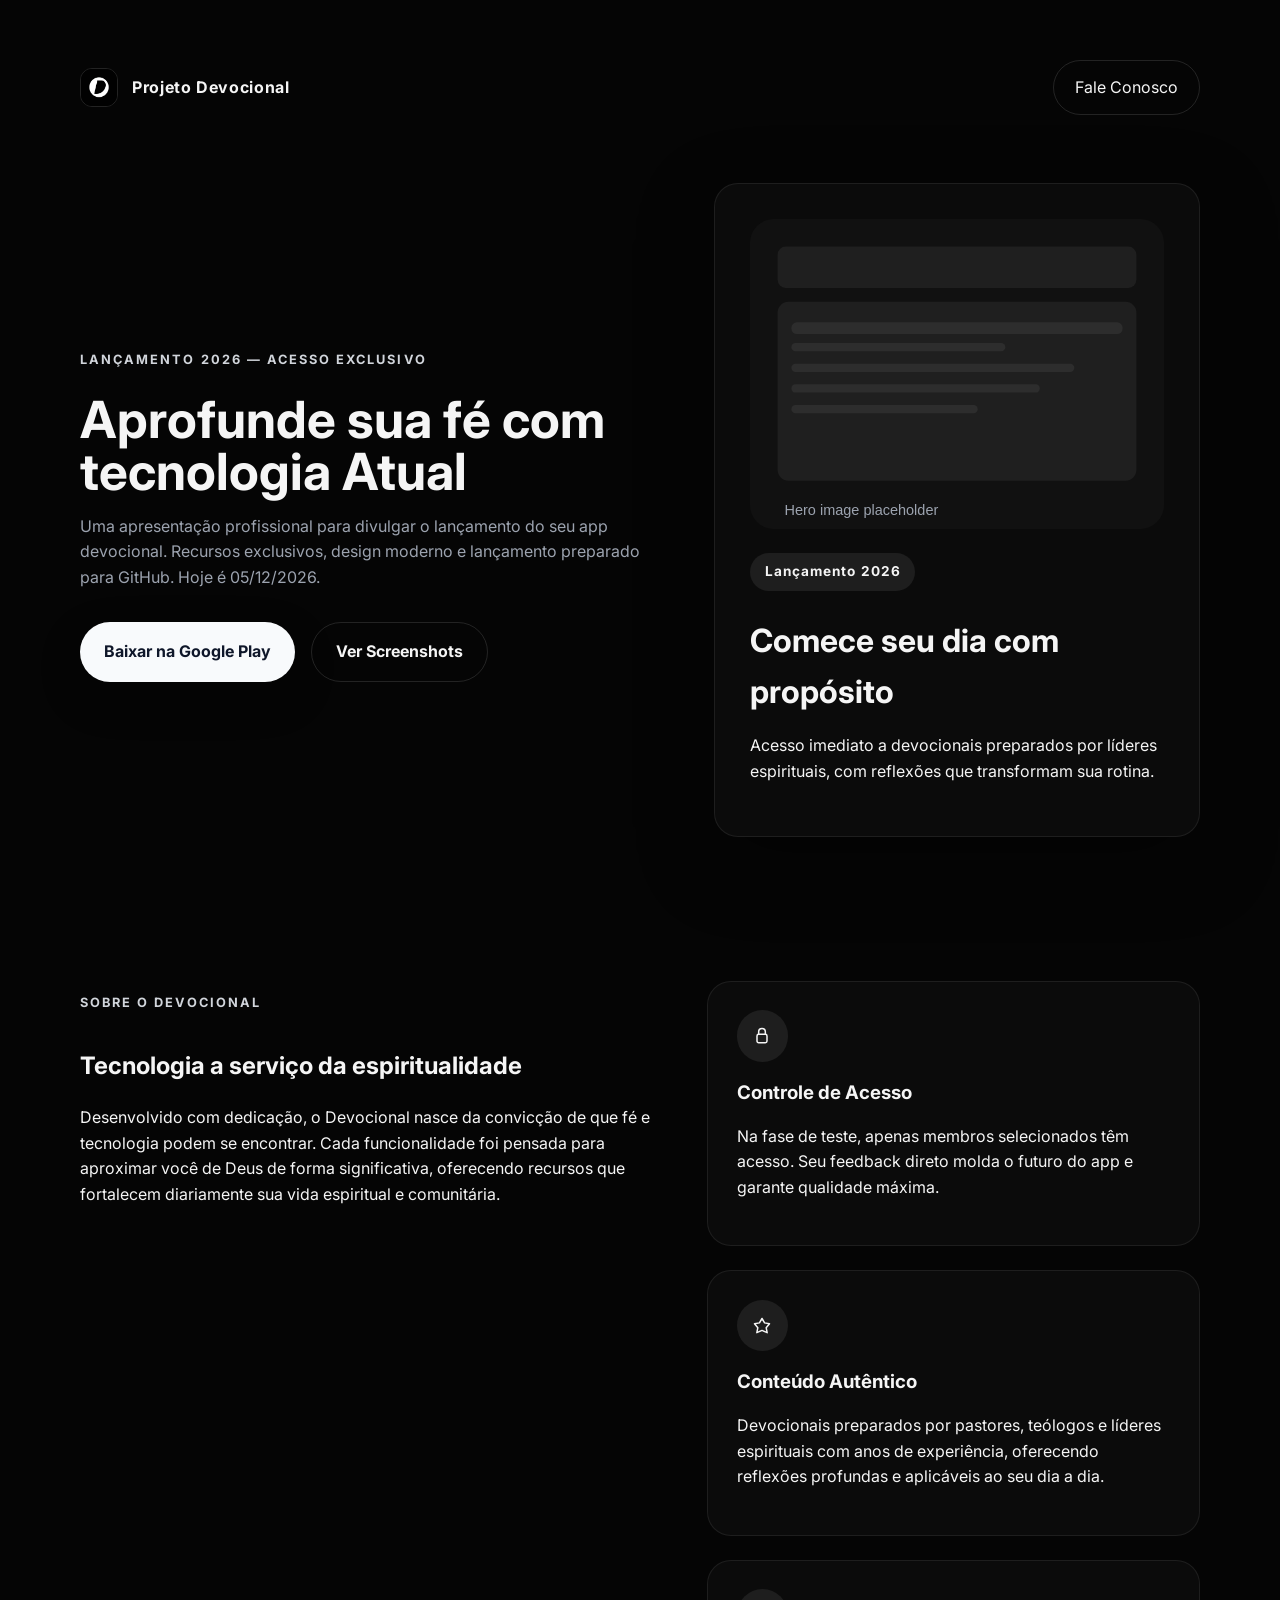
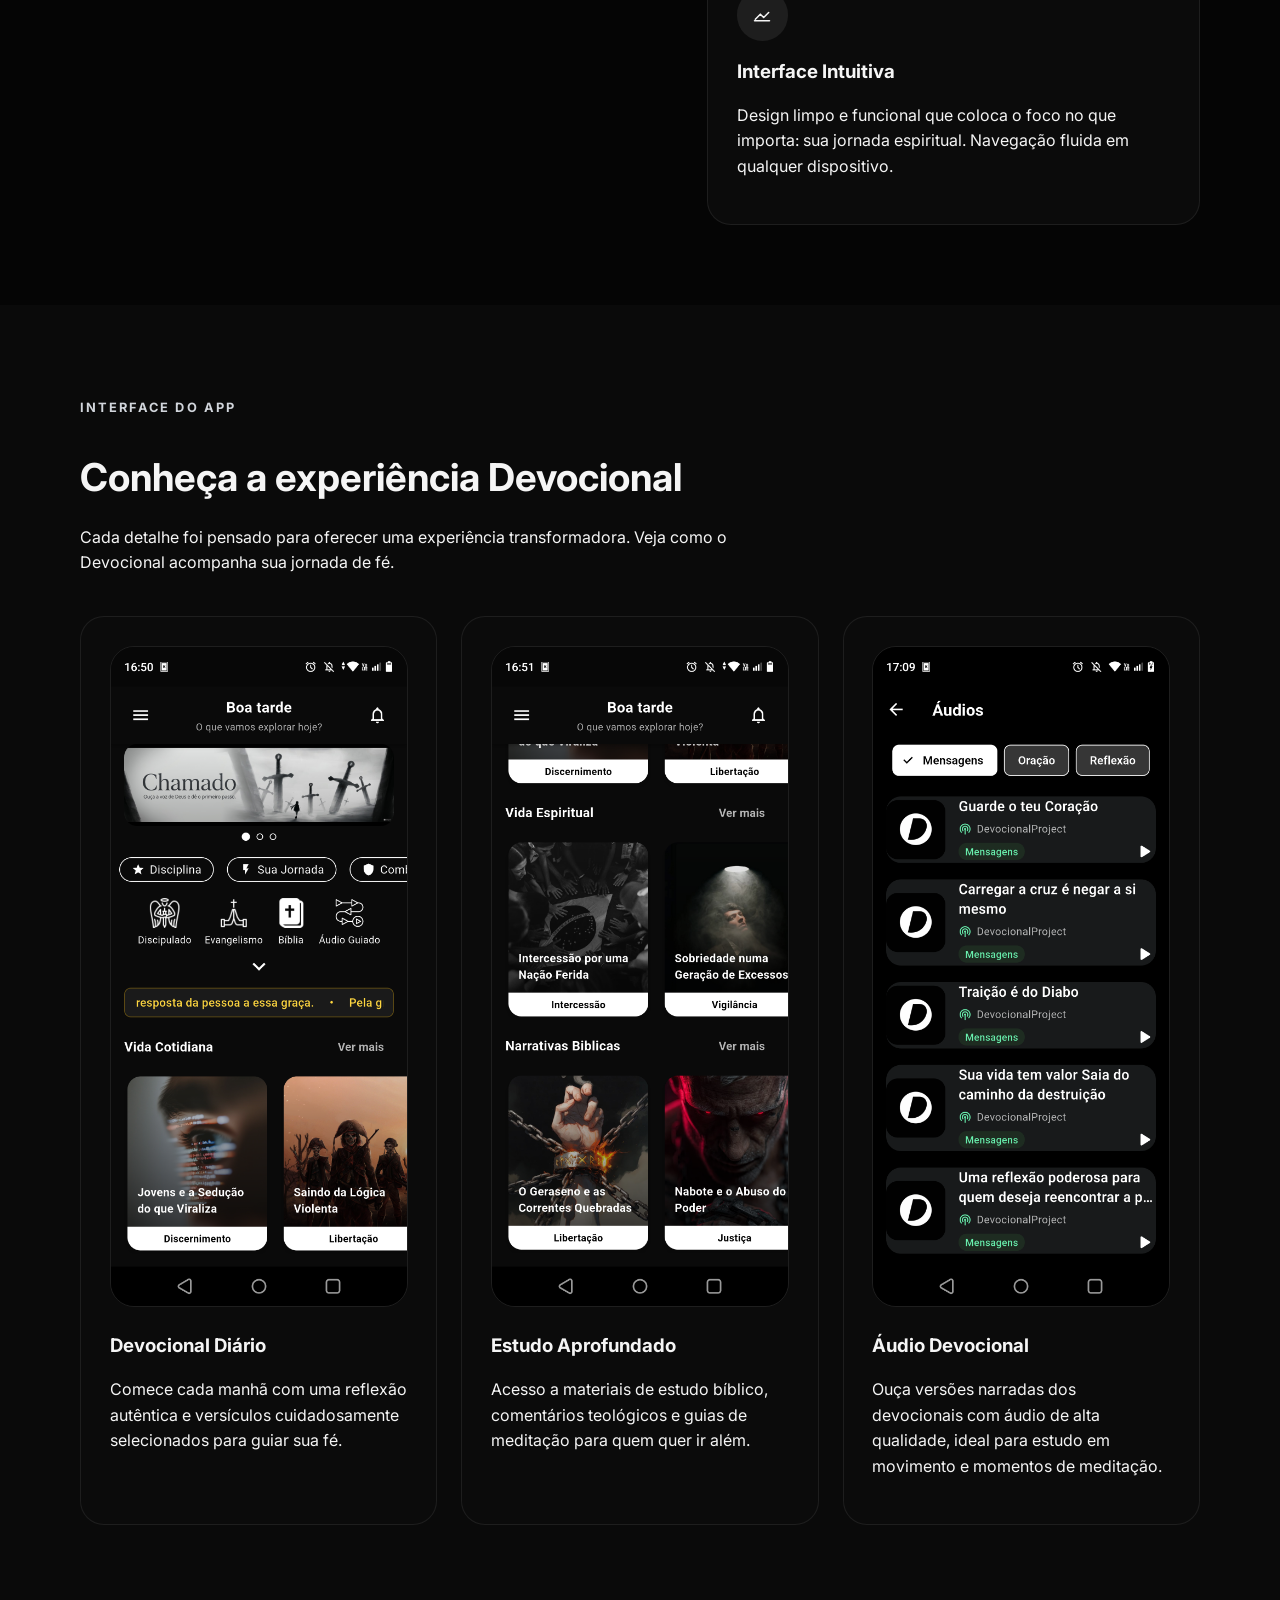
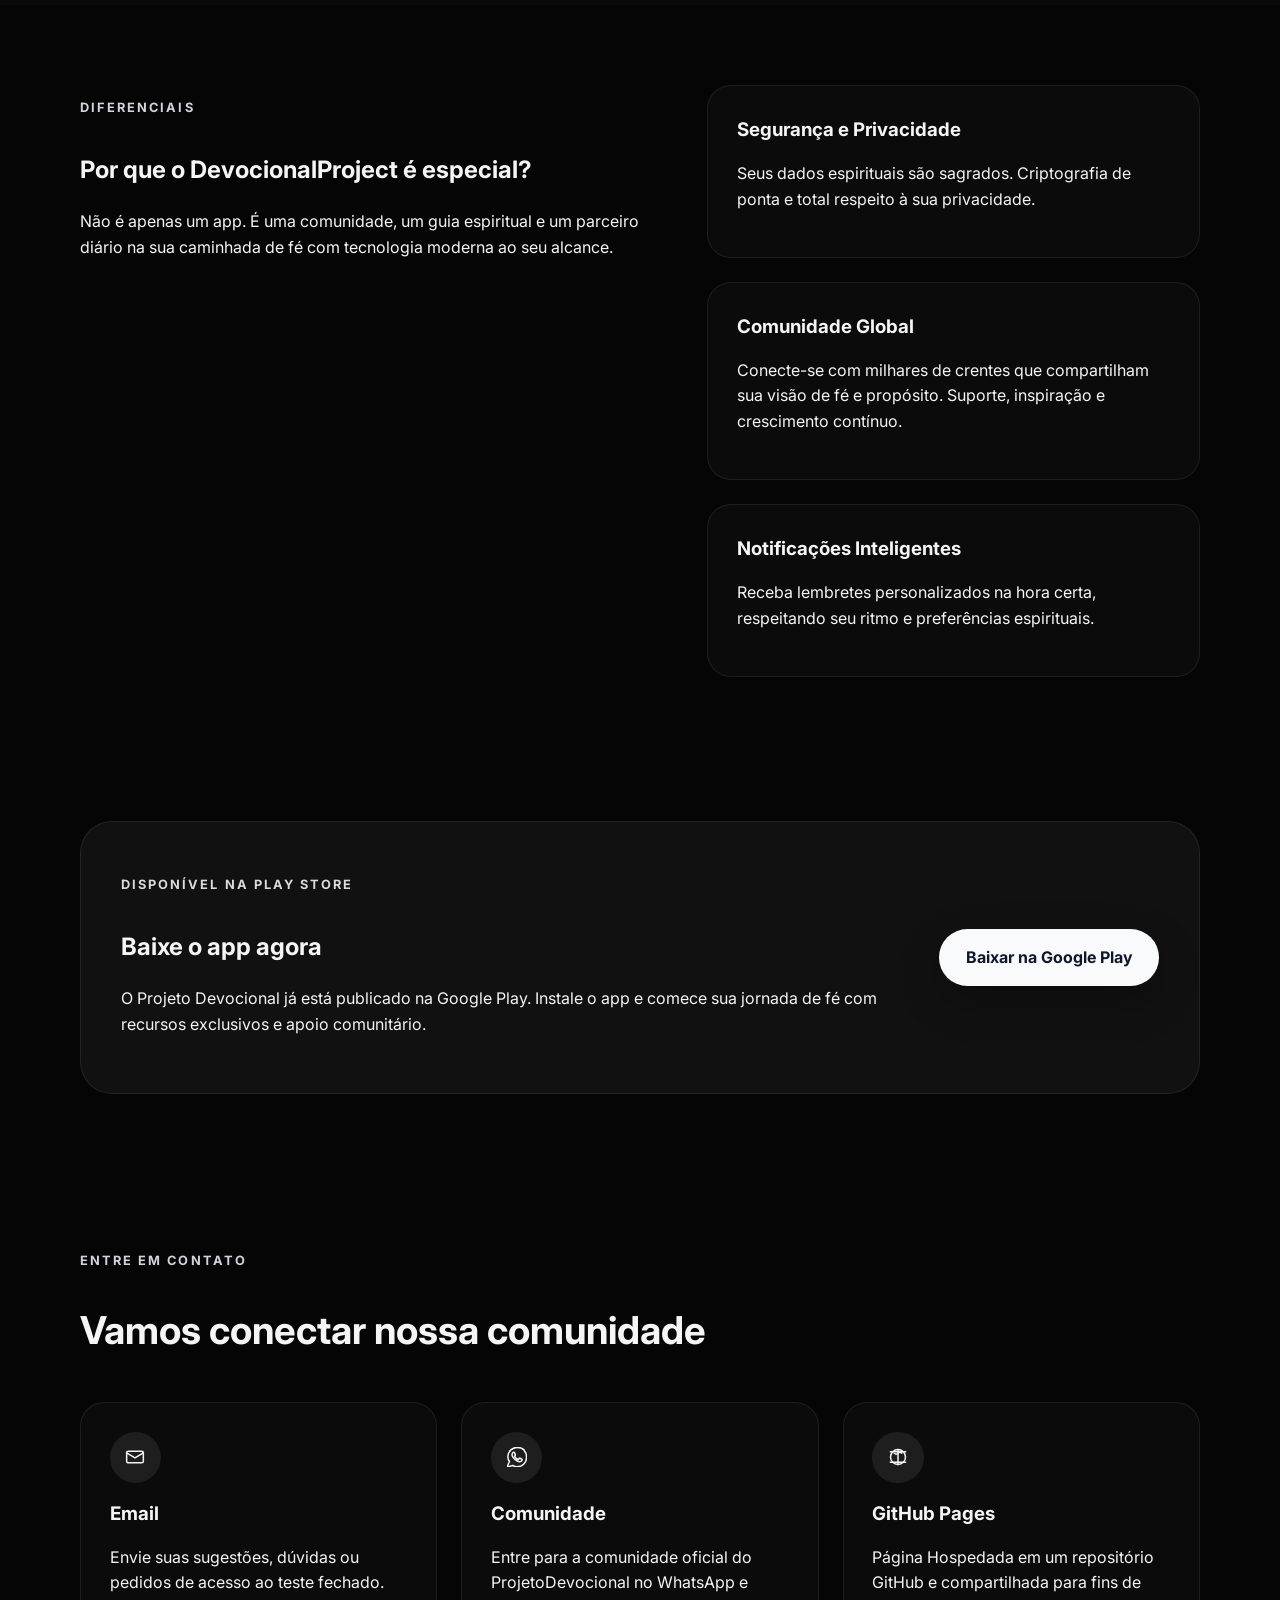
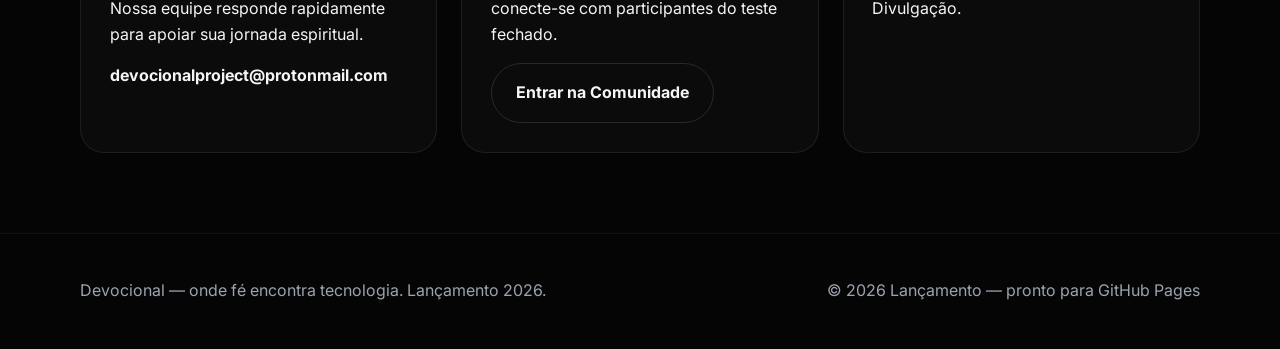
<file: index.html>
<!DOCTYPE html>
<html lang="pt-BR">
<head>
  <meta charset="UTF-8" />
  <meta name="viewport" content="width=device-width, initial-scale=1.0" />
  <title>Devocional — App de Fé e Tecnologia | Teste Fechado 2026</title>
  <meta name="description" content="Devocional — disponível na Google Play. Aprofunde sua fé com devocionais diários, estudos e áudio. Baixe agora: https://play.google.com/store/apps/details?id=com.devocional.project" />
  <link rel="preconnect" href="https://fonts.googleapis.com" />
  <link rel="preconnect" href="https://fonts.gstatic.com" crossorigin />
  <link href="https://fonts.googleapis.com/css2?family=Inter:wght@400;500;600;700;800&display=swap" rel="stylesheet" />
  <link rel="icon" type="image/png" href="assets/icon.png" />
  <link rel="stylesheet" href="styles.css" />
</head>
<body>
  <header class="hero-section">
    <nav class="topbar container">
      <div class="brand">
        <img class="brand-icon" src="assets/icon.png" alt="Ícone Devocional" />Projeto Devocional
      </div>
      <a class="nav-button" href="#contato">Fale Conosco</a>
    </nav>
    <div class="hero container">
      <div class="hero-copy">
      <p class="eyebrow">Lançamento 2026 — Acesso Exclusivo</p>
        <h1>Aprofunde sua fé com tecnologia Atual</h1>
        <p class="hero-text">Um espaço digital dedicado à meditação, leitura bíblica e conexão espiritual. Devocionais diários, estudos profundos e uma comunidade de crentes que buscam crescimento contínuo em sua caminhada com Deus.</p>
        <div class="hero-actions">
          <a class="primary-button" href="https://play.google.com/store/apps/details?id=com.devocional.project" target="_blank" rel="noreferrer">Baixar na Google Play</a>
          <a class="secondary-button" href="#screenshots">Ver Screenshots</a>
        </div>
      </div>
      <div class="hero-visual">
        <div class="screen-card screen-card--hero">
          <img class="hero-image" src="assets/hero-screen.svg" alt="Interface do app Devocional" />
          <span class="screen-label">Lançamento 2026</span>
          <h2>Comece seu dia com propósito</h2>
          <p>Acesso imediato a devocionais preparados por líderes espirituais, com reflexões que transformam sua rotina.</p>
        </div>
      </div>
    </div>
  </header>

  <main>
    <section class="section container" id="sobre">
      <div class="section-grid">
        <div>
          <p class="eyebrow eyebrow--accent">Sobre o Devocional</p>
          <h2>Tecnologia a serviço da espiritualidade</h2>
          <p>Desenvolvido com dedicação, o Devocional nasce da convicção de que fé e tecnologia podem se encontrar. Cada funcionalidade foi pensada para aproximar você de Deus de forma significativa, oferecendo recursos que fortalecem diariamente sua vida espiritual e comunitária.</p>
        </div>
        <div class="feature-list">
          <article class="feature-card">
            <div class="feature-icon" aria-hidden="true">
              <svg viewBox="0 0 24 24" fill="none" stroke="currentColor" stroke-width="1.8" stroke-linecap="round" stroke-linejoin="round" width="20" height="20">
                <rect x="6" y="10" width="12" height="10" rx="2" />
                <path d="M8 10V7a4 4 0 0 1 8 0v3" />
              </svg>
            </div>
            <h3>Controle de Acesso</h3>
            <p>Na fase de teste, apenas membros selecionados têm acesso. Seu feedback direto molda o futuro do app e garante qualidade máxima.</p>
          </article>
          <article class="feature-card">
            <div class="feature-icon" aria-hidden="true">
              <svg viewBox="0 0 24 24" fill="none" stroke="currentColor" stroke-width="1.8" stroke-linecap="round" stroke-linejoin="round" width="20" height="20">
                <polygon points="12 3 15.09 8.26 21 9.27 17 13.97 18.18 20 12 17.27 5.82 20 7 13.97 3 9.27 8.91 8.26 12 3" />
              </svg>
            </div>
            <h3>Conteúdo Autêntico</h3>
            <p>Devocionais preparados por pastores, teólogos e líderes espirituais com anos de experiência, oferecendo reflexões profundas e aplicáveis ao seu dia a dia.</p>
          </article>
          <article class="feature-card">
            <div class="feature-icon" aria-hidden="true">
              <svg viewBox="0 0 24 24" fill="none" stroke="currentColor" stroke-width="1.8" stroke-linecap="round" stroke-linejoin="round" width="20" height="20">
                <path d="M4 17l6-6 4 4 6-6" />
                <path d="M21 19H3" />
              </svg>
            </div>
            <h3>Interface Intuitiva</h3>
            <p>Design limpo e funcional que coloca o foco no que importa: sua jornada espiritual. Navegação fluida em qualquer dispositivo.</p>
          </article>
        </div>
      </div>
    </section>

    <section class="section section--alt" id="screenshots">
      <div class="container">
        <div class="section-header">
          <p class="eyebrow">Interface do App</p>
          <h2>Conheça a experiência Devocional</h2>
          <p>Cada detalhe foi pensado para oferecer uma experiência transformadora. Veja como o Devocional acompanha sua jornada de fé.</p>
        </div>
        <div class="screenshots-grid">
          <article class="screenshot-card">
            <img class="screenshot-preview" src="assets/screenshot-1.png" alt="Screenshot Início devocional" />
            <h3>Devocional Diário</h3>
            <p>Comece cada manhã com uma reflexão autêntica e versículos cuidadosamente selecionados para guiar sua fé.</p>
          </article>
          <article class="screenshot-card">
            <img class="screenshot-preview" src="assets/screenshot-2.png" alt="Screenshot Material de estudo" />
            <h3>Estudo Aprofundado</h3>
            <p>Acesso a materiais de estudo bíblico, comentários teológicos e guias de meditação para quem quer ir além.</p>
          </article>
          <article class="screenshot-card">
            <img class="screenshot-preview" src="assets/screenshot-3.png" alt="Screenshot Áudio do app" />
            <h3>Áudio Devocional</h3>
            <p>Ouça versões narradas dos devocionais com áudio de alta qualidade, ideal para estudo em movimento e momentos de meditação.</p>
          </article>
        </div>
      </div>
    </section>

    <section class="section container" id="recursos">
      <div class="section-grid">
        <div>
          <p class="eyebrow">Diferenciais</p>
          <h2>Por que o DevocionalProject é especial?</h2>
          <p>Não é apenas um app. É uma comunidade, um guia espiritual e um parceiro diário na sua caminhada de fé com tecnologia moderna ao seu alcance.</p>
        </div>
        <div class="resource-list">
          <article class="resource-card">
            <h3>Segurança e Privacidade</h3>
            <p>Seus dados espirituais são sagrados. Criptografia de ponta e total respeito à sua privacidade.</p>
          </article>
          <article class="resource-card">
            <h3>Comunidade Global</h3>
            <p>Conecte-se com milhares de crentes que compartilham sua visão de fé e propósito. Suporte, inspiração e crescimento contínuo.</p>
          </article>
          <article class="resource-card">
            <h3>Notificações Inteligentes</h3>
            <p>Receba lembretes personalizados na hora certa, respeitando seu ritmo e preferências espirituais.</p>
          </article>
        </div>
      </div>
    </section>

    <section class="section section--cta">
      <div class="container cta-grid">
        <div>
          <p class="eyebrow eyebrow--light">Disponível na Play Store</p>
          <h2>Baixe o app agora</h2>
          <p>O Projeto Devocional já está publicado na Google Play. Instale o app e comece sua jornada de fé com recursos exclusivos e apoio comunitário.</p>
        </div>
        <a class="primary-button button-large" href="https://play.google.com/store/apps/details?id=com.devocional.project" target="_blank" rel="noreferrer">Baixar na Google Play</a>
      </div>
    </section>

    <section class="section container" id="contato">
      <div class="section-header">
        <p class="eyebrow">Entre em Contato</p>
        <h2>Vamos conectar nossa comunidade</h2>
      </div>
      <div class="contact-grid">
        <div class="contact-card">
          <div class="contact-icon" aria-hidden="true">
            <svg viewBox="0 0 24 24" fill="none" stroke="currentColor" stroke-width="1.8" stroke-linecap="round" stroke-linejoin="round" width="20" height="20">
              <path d="M4 5h16a2 2 0 0 1 2 2v10a2 2 0 0 1-2 2H4a2 2 0 0 1-2-2V7a2 2 0 0 1 2-2z" />
              <polyline points="22,7 12,13 2,7" />
            </svg>
          </div>
          <h3>Email</h3>
          <p>Envie suas sugestões, dúvidas ou pedidos de acesso ao teste fechado. Nossa equipe responde rapidamente para apoiar sua jornada espiritual.</p>
          <p><strong>devocionalproject@protonmail.com</strong></p>
        </div>
        <div class="contact-card">
          <div class="contact-icon" aria-hidden="true">
            <svg viewBox="0 0 24 24" fill="none" stroke="currentColor" stroke-width="1.8" stroke-linecap="round" stroke-linejoin="round" width="20" height="20">
              <path d="M17.472 14.382c-.297-.149-1.758-.867-2.03-.967-.272-.099-.47-.149-.668.149-.198.297-.767.967-.94 1.165-.173.198-.347.223-.644.075-.297-.149-1.255-.462-2.39-1.475-.883-.788-1.48-1.761-1.653-2.059-.173-.297-.018-.458.13-.606.134-.133.297-.347.446-.52.149-.174.198-.298.297-.497.099-.198.05-.372-.025-.52-.075-.149-.668-1.611-.916-2.21-.242-.579-.487-.5-.668-.51-.173-.007-.372-.009-.57-.009-.198 0-.52.074-.792.372-.272.297-1.04 1.016-1.04 2.479 0 1.462 1.065 2.875 1.213 3.074.149.198 2.095 3.2 5.076 4.487.709.306 1.262.489 1.694.626.712.226 1.36.194 1.872.118.571-.085 1.758-.719 2.006-1.413.248-.695.248-1.29.173-1.413-.074-.124-.272-.198-.57-.347z" />
              <path d="M20.52 3.48C18.407 1.367 15.5 0.5 12.24 0.5 5.979 0.5 0.99 5.49 0.99 11.75c0 2.07.688 4.072 1.98 5.7L0 24l6.96-1.83c1.58 1.025 3.413 1.56 5.28 1.56 6.26 0 11.25-4.99 11.25-11.25 0-3.26-.868-6.168-2.97-8.27z" />
            </svg>
          </div>
          <h3>Comunidade</h3>
          <p>Entre para a comunidade oficial do ProjetoDevocional no WhatsApp e conecte-se com participantes do teste fechado.</p>
          <a class="secondary-button" href="https://chat.whatsapp.com/G007QKwIQkHC5LDdlKB3nr">Entrar na Comunidade</a>
        </div>
        <div class="contact-card">
          <div class="contact-icon" aria-hidden="true">
            <svg viewBox="0 0 24 24" fill="none" stroke="currentColor" stroke-width="1.8" stroke-linecap="round" stroke-linejoin="round" width="20" height="20">
              <circle cx="12" cy="12" r="9" />
              <path d="M2.88 5.82h18.24" />
              <path d="M2.88 18.18h18.24" />
              <path d="M12 2.88v18.24" />
              <path d="M7.5 7.5c1.5 1.5 3 1.5 4.5 0s3-1.5 4.5 0" />
            </svg>
          </div>
          <h3>GitHub Pages</h3>
          <p>Página Hospedada em um repositório GitHub e compartilhada para fins de Divulgação.</p>
        </div>
      </div>
    </section>
  </main>

  <footer class="footer">
    <div class="container footer-content">
      <p>Devocional — onde fé encontra tecnologia. Lançamento 2026.</p>
      <p id="year"></p>
    </div>
  </footer>

  <script src="script.js"></script>
</body>
</html>
</file>
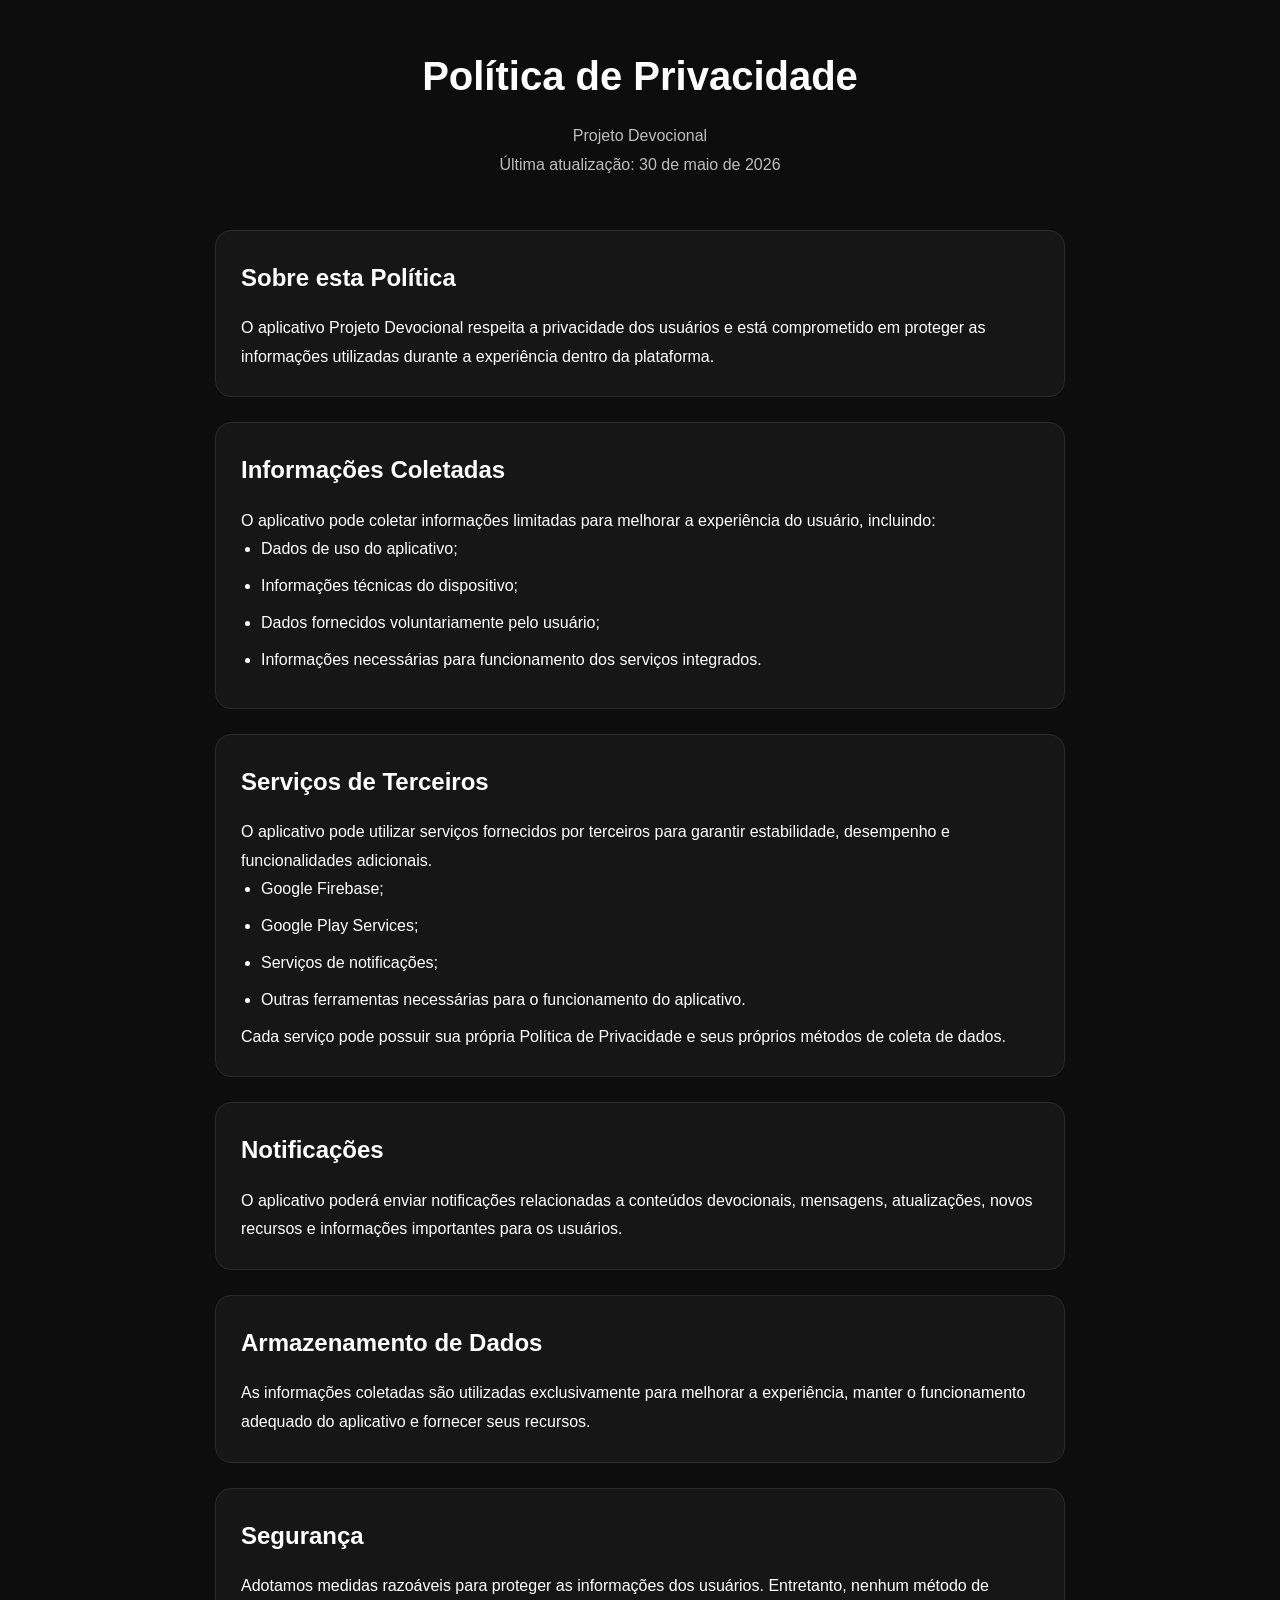
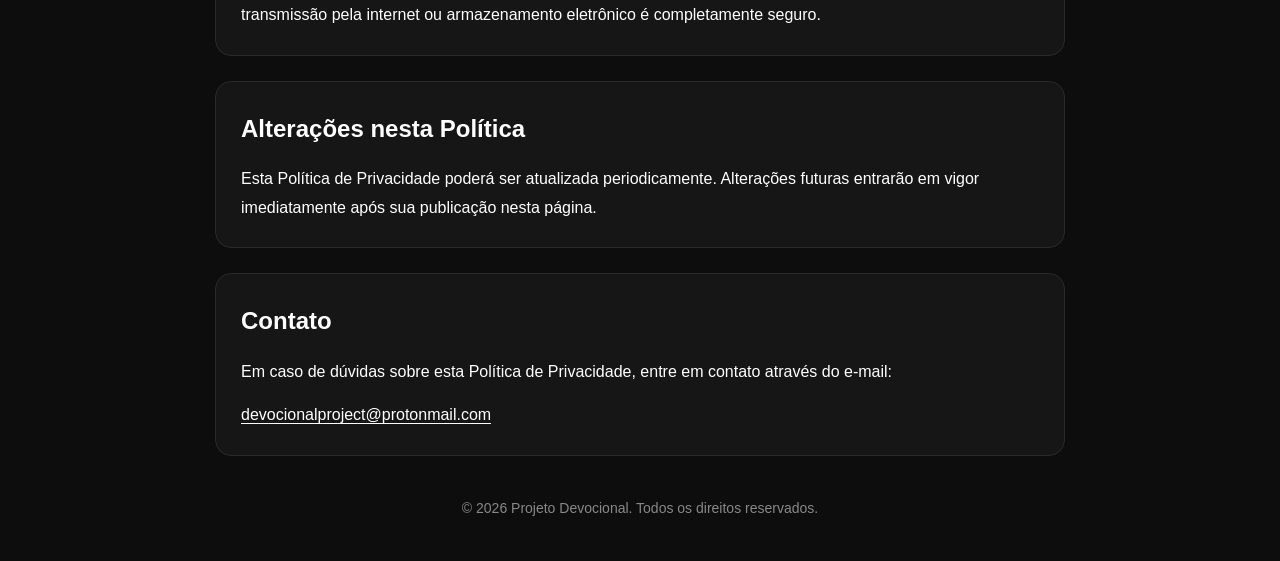
<file: politica_de_privacidade.html>
<!DOCTYPE html>

<html lang="pt-BR">
<head>
<meta charset="UTF-8">
<meta name="viewport" content="width=device-width, initial-scale=1.0">
<title>Política de Privacidade - Projeto Devocional</title>

<style>
*{
    margin:0;
    padding:0;
    box-sizing:border-box;
}

body{
    background:#0d0d0d;
    color:#ffffff;
    font-family:Segoe UI, Arial, sans-serif;
    line-height:1.8;
}

.container{
    max-width:900px;
    margin:auto;
    padding:40px 25px;
}

.header{
    text-align:center;
    margin-bottom:50px;
}

.header h1{
    font-size:2.5rem;
    margin-bottom:10px;
}

.header p{
    color:#bdbdbd;
}

.card{
    background:#161616;
    border:1px solid #2a2a2a;
    border-radius:16px;
    padding:25px;
    margin-bottom:25px;
}

h2{
    margin-bottom:15px;
    color:#ffffff;
}

ul{
    padding-left:20px;
}

li{
    margin-bottom:8px;
}

a{
    color:#ffffff;
    text-decoration:none;
    border-bottom:1px solid #ffffff;
}

.footer{
    text-align:center;
    margin-top:40px;
    color:#888;
    font-size:14px;
}
</style>

</head>
<body>

<div class="container">

<div class="header">
    <h1>Política de Privacidade</h1>
    <p>Projeto Devocional</p>
    <p>Última atualização: 30 de maio de 2026</p>
</div>

<div class="card">
    <h2>Sobre esta Política</h2>
    <p>
        O aplicativo Projeto Devocional respeita a privacidade dos usuários e está comprometido
        em proteger as informações utilizadas durante a experiência dentro da plataforma.
    </p>
</div>

<div class="card">
    <h2>Informações Coletadas</h2>
    <p>O aplicativo pode coletar informações limitadas para melhorar a experiência do usuário, incluindo:</p>

    <ul>
        <li>Dados de uso do aplicativo;</li>
        <li>Informações técnicas do dispositivo;</li>
        <li>Dados fornecidos voluntariamente pelo usuário;</li>
        <li>Informações necessárias para funcionamento dos serviços integrados.</li>
    </ul>
</div>

<div class="card">
    <h2>Serviços de Terceiros</h2>

    <p>
        O aplicativo pode utilizar serviços fornecidos por terceiros para garantir estabilidade,
        desempenho e funcionalidades adicionais.
    </p>

    <ul>
        <li>Google Firebase;</li>
        <li>Google Play Services;</li>
        <li>Serviços de notificações;</li>
        <li>Outras ferramentas necessárias para o funcionamento do aplicativo.</li>
    </ul>

    <p>
        Cada serviço pode possuir sua própria Política de Privacidade e seus próprios métodos de coleta de dados.
    </p>
</div>

<div class="card">
    <h2>Notificações</h2>

    <p>
        O aplicativo poderá enviar notificações relacionadas a conteúdos devocionais,
        mensagens, atualizações, novos recursos e informações importantes para os usuários.
    </p>
</div>

<div class="card">
    <h2>Armazenamento de Dados</h2>

    <p>
        As informações coletadas são utilizadas exclusivamente para melhorar a experiência,
        manter o funcionamento adequado do aplicativo e fornecer seus recursos.
    </p>
</div>

<div class="card">
    <h2>Segurança</h2>

    <p>
        Adotamos medidas razoáveis para proteger as informações dos usuários.
        Entretanto, nenhum método de transmissão pela internet ou armazenamento eletrônico
        é completamente seguro.
    </p>
</div>

<div class="card">
    <h2>Alterações nesta Política</h2>

    <p>
        Esta Política de Privacidade poderá ser atualizada periodicamente.
        Alterações futuras entrarão em vigor imediatamente após sua publicação nesta página.
    </p>
</div>

<div class="card">
    <h2>Contato</h2>

    <p>
        Em caso de dúvidas sobre esta Política de Privacidade, entre em contato através do e-mail:
    </p>

    <p style="margin-top:15px;">
        <a href="mailto:seuemail@exemplo.com">
            devocionalproject@protonmail.com
        </a>
    </p>
</div>

<div class="footer">
    © 2026 Projeto Devocional. Todos os direitos reservados.
</div>

</div>

</body>
</html>
</file>
<file: styles.css>
:root {
  color-scheme: dark;
  --bg: #050505;
  --surface: #0b0b0b;
  --surface-2: #111111;
  --text: #f5f5f5;
  --muted: #9ca3af;
  --accent: #d1d5db;
  --accent-2: #9ca3af;
  --border: rgba(255, 255, 255, 0.08);
  --radius: 24px;
}

* {
  box-sizing: border-box;
}

body {
  margin: 0;
  font-family: 'Inter', sans-serif;
  background: var(--bg);
  color: var(--text);
  line-height: 1.6;
}

img {
  max-width: 100%;
}

.container {
  width: min(1120px, calc(100% - 2rem));
  margin: 0 auto;
}

.topbar {
  display: flex;
  justify-content: space-between;
  align-items: center;
  padding: 1.25rem 0;
}

.brand {
  display: inline-flex;
  align-items: center;
  gap: 0.85rem;
  font-weight: 700;
  letter-spacing: 0.04em;
}

.brand-icon {
  width: 2.4rem;
  height: 2.4rem;
  border-radius: 12px;
  object-fit: cover;
  border: 1px solid rgba(255, 255, 255, 0.12);
}

.nav-button {
  padding: 0.85rem 1.3rem;
  border-radius: 999px;
  border: 1px solid rgba(255, 255, 255, 0.12);
  color: var(--text);
  text-decoration: none;
  transition: transform 0.2s ease, background 0.2s ease;
}

.nav-button:hover {
  transform: translateY(-1px);
  background: rgba(255, 255, 255, 0.04);
}

.hero-section {
  min-height: 100vh;
  padding: 2.5rem 0 4rem;
}

.hero {
  display: grid;
  grid-template-columns: 1.1fr 0.9fr;
  gap: 2.5rem;
  align-items: center;
  padding-top: 3rem;
}

.hero-copy h1 {
  font-size: clamp(2.6rem, 4vw, 4.5rem);
  margin: 0.6rem 0 1rem;
  line-height: 1.02;
}

.hero-text {
  max-width: 620px;
  color: var(--muted);
}

.eyebrow {
  display: inline-flex;
  align-items: center;
  gap: 0.5rem;
  color: var(--accent);
  text-transform: uppercase;
  letter-spacing: 0.16em;
  font-weight: 700;
  font-size: 0.8rem;
}

.hero-actions {
  display: flex;
  gap: 1rem;
  flex-wrap: wrap;
  margin-top: 2rem;
}

.primary-button,
.secondary-button,
.button-large {
  display: inline-flex;
  align-items: center;
  justify-content: center;
  border: 0;
  border-radius: 999px;
  padding: 1rem 1.5rem;
  text-decoration: none;
  color: var(--text);
  font-weight: 700;
}

.primary-button,
.button-large {
  background: #f8fafc;
  color: #0f172a;
  box-shadow: 0 16px 40px rgba(0, 0, 0, 0.25);
}

.secondary-button {
  border: 1px solid rgba(255,255,255,0.12);
  background: transparent;
}

.hero-visual {
  display: flex;
  justify-content: center;
}

.screen-card {
  width: min(100%, 500px);
  padding: 2.2rem;
  border-radius: var(--radius);
  background: #0b0b0b;
  border: 1px solid rgba(255, 255, 255, 0.08);
  box-shadow: 0 24px 75px rgba(0, 0, 0, 0.35);
}

.screen-label {
  display: inline-flex;
  padding: 0.5rem 0.9rem;
  border-radius: 999px;
  background: rgba(255, 255, 255, 0.08);
  color: var(--text);
  font-size: 0.85rem;
  font-weight: 700;
  letter-spacing: 0.08em;
}

.screen-card h2 {
  margin: 1.5rem 0 0.75rem;
  font-size: 2rem;
}

.section {
  padding: 5rem 0;
}

.section--alt {
  background: rgba(255,255,255,0.02);
}

.section-header {
  max-width: 720px;
  margin-bottom: 2.5rem;
}

.section-header h2 {
  margin: 1rem 0 1rem;
  font-size: clamp(2rem, 3vw, 3rem);
}
.section-grid,
.contact-grid,
.screenshots-grid,
.feature-list,
.resource-list {
  display: grid;
  gap: 1.5rem;
}

.section-grid {
  grid-template-columns: 1.1fr 0.9fr;
  align-items: flex-start;
}

.feature-list,
.resource-list {
  grid-template-columns: repeat(1, minmax(0, 1fr));
}

.feature-card,
.resource-card,
.contact-card,
.screenshot-card {
  border-radius: 24px;
  padding: 1.8rem;
  background: #0b0b0b;
  border: 1px solid rgba(255, 255, 255, 0.08);
}

.feature-icon,
.contact-icon {
  width: 3.2rem;
  height: 3.2rem;
  display: grid;
  place-items: center;
  border-radius: 50%;
  margin-bottom: 1rem;
  background: rgba(255, 255, 255, 0.08);
  color: var(--text);
}

.feature-card h3,
.resource-card h3,
.contact-card h3,
.screenshot-card h3 {
  margin: 0 0 0.75rem;
}

.screenshots-grid {
  grid-template-columns: repeat(3, minmax(0, 1fr));
}

.screenshot-preview {
  width: 100%;
  min-height: 250px;
  border-radius: 24px;
  margin-bottom: 1.5rem;
  display: block;
  object-fit: cover;
  border: 1px solid rgba(255, 255, 255, 0.08);
}

.hero-image {
  width: 100%;
  border-radius: 24px;
  margin-bottom: 1.5rem;
  display: block;
  object-fit: cover;
}

.section--cta {
  padding: 4rem 0;
}

.cta-grid {
  display: grid;
  grid-template-columns: 1fr auto;
  align-items: center;
  gap: 2rem;
  background: #111111;
  border: 1px solid rgba(255, 255, 255, 0.08);
  border-radius: 32px;
  padding: 2.5rem;
}

.button-large {
  min-width: 220px;
}

.contact-grid {
  grid-template-columns: repeat(3, minmax(0, 1fr));
}

.footer {
  border-top: 1px solid rgba(148, 163, 184, 0.08);
  padding: 1.8rem 0;
}

.footer-content {
  display: flex;
  justify-content: space-between;
  gap: 1rem;
  align-items: center;
  flex-wrap: wrap;
  color: var(--muted);
}

.eyebrow--accent {
  color: var(--accent);
}

.eyebrow--light {
  color: rgba(255,255,255,0.85);
}

@media (max-width: 900px) {
  .hero {
    grid-template-columns: 1fr;
    gap: 2rem;
  }

  .hero-visual {
    justify-content: flex-start;
  }

  .screen-card {
    width: 100%;
  }

  .section-grid,
  .cta-grid,
  .contact-grid,
  .screenshots-grid {
    grid-template-columns: 1fr;
  }
}

@media (max-width: 600px) {
  .topbar {
    flex-direction: column;
    align-items: flex-start;
    gap: 1rem;
  }

  .nav-button,
  .primary-button,
  .secondary-button,
  .button-large {
    width: 100%;
  }

  .hero-actions {
    flex-direction: column;
  }

  .hero-copy h1 {
    font-size: 2.7rem;
  }

  .screenshot-preview {
    min-height: 220px;
  }

  .contact-grid,
  .screenshots-grid,
  .feature-list,
  .resource-list {
    gap: 1rem;
  }
}
</file>
